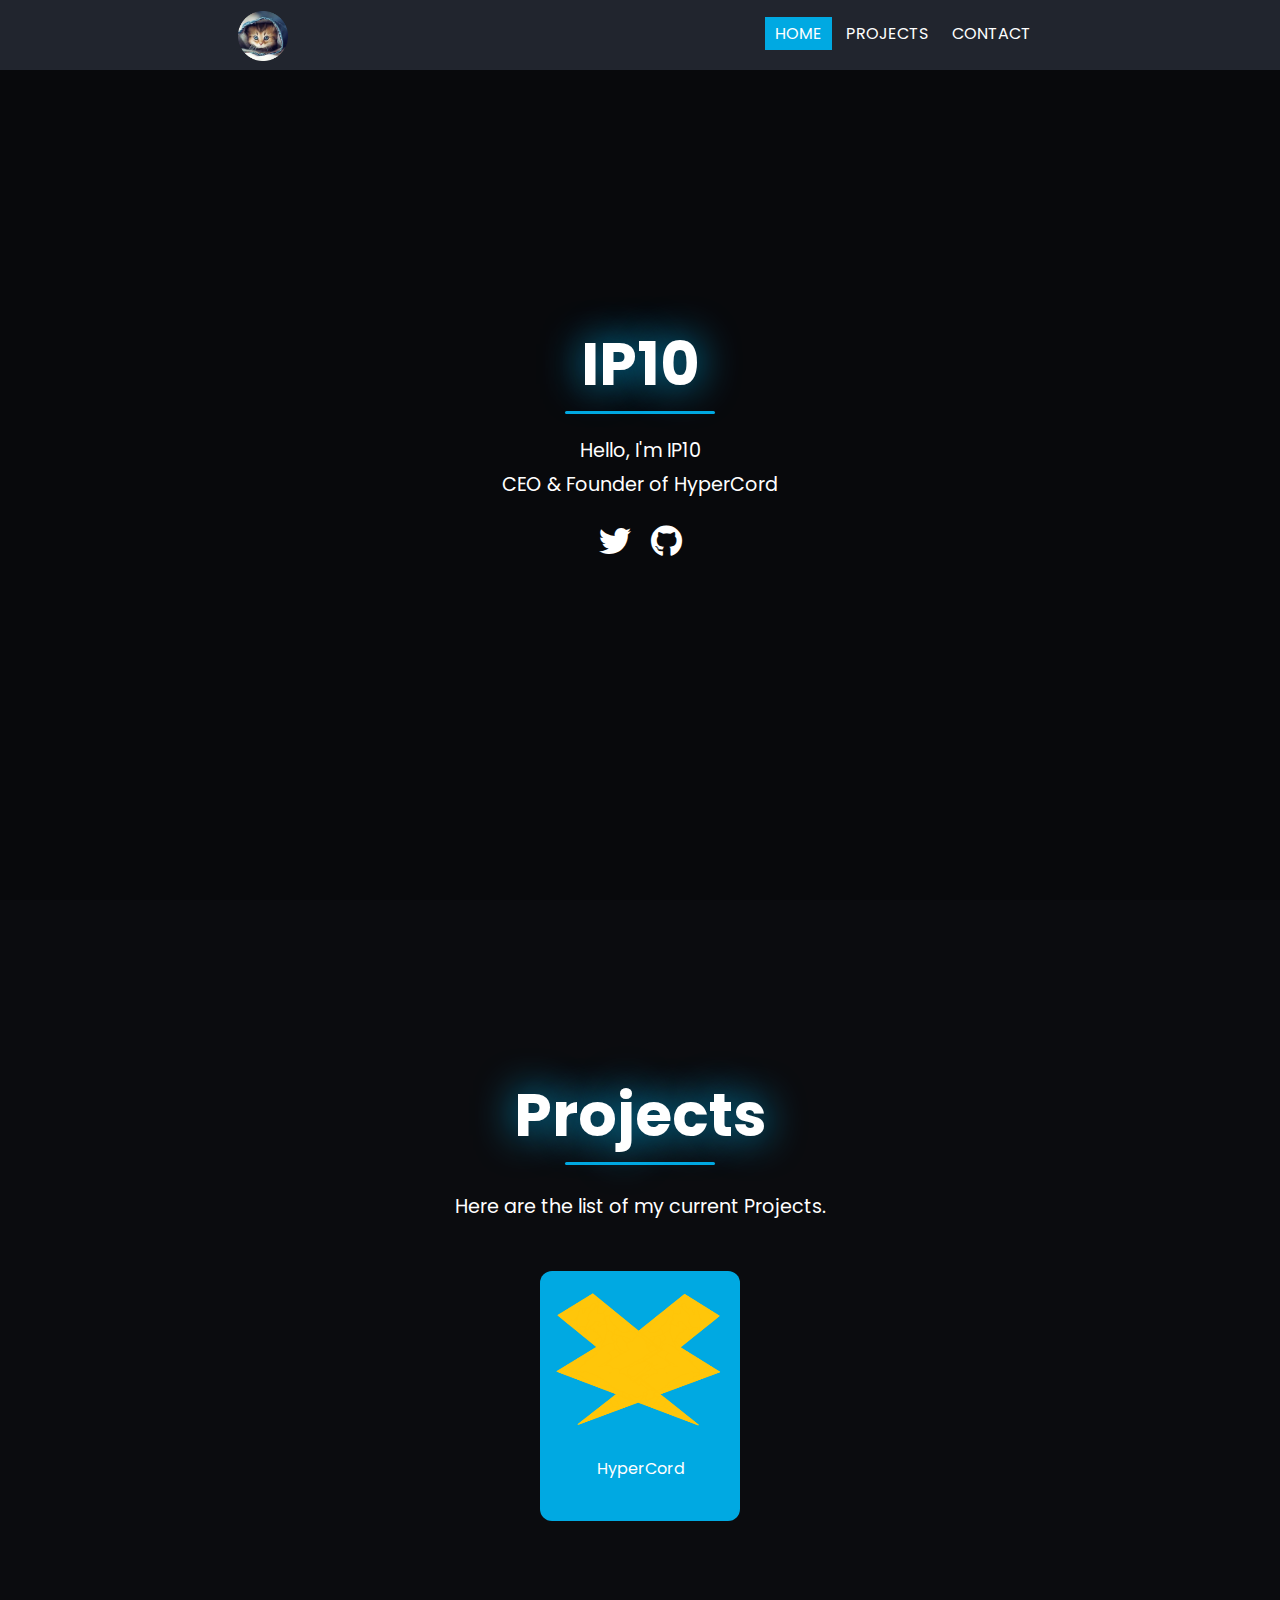
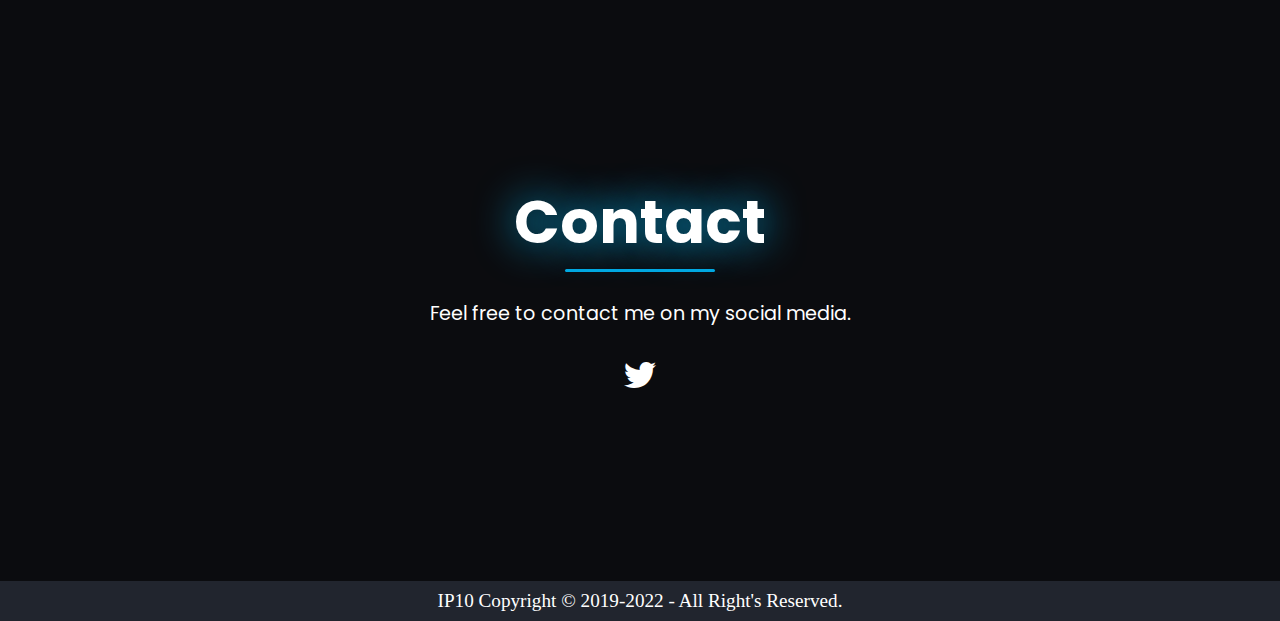
<file: index.html>
<!DOCTYPE html>
<html>
  <head>
      <meta charset="utf-8">
      <meta name="viewport" content="width=device-width">
      <title>IP10</title>
      <link href="style.css" rel="stylesheet" type="text/css" />
      <link rel="stylesheet" href="https://use.fontawesome.com/releases/v5.13.0/css/all.css">
      <link rel="icon" href="Images/logo.png">
      <script src="https://ajax.googleapis.com/ajax/libs/jquery/3.5.1/jquery.min.js"></script>
      <script src="script.js"></script>
  </head>
    <body>
	  
        <div class="container">
	  
		<!--────────────────Header───────────────-->
	<header>
		<a class="logo" href="#home">
              <img src="Images/logo.png" alt="IP10"/>
		</a>
		<nav>	
		 <ul class="nav-bar"><div class="bg"></div>
			<li><a class="nav-link active" href="#home">Home</a></li>
			<li><a class="nav-link" href="#projects">Projects</a></li>
			<li><a class="nav-link" href="#contact">Contact</a></li>
		 </ul>
			
			<div class="hamburger">
				<div class="line1"></div>
            <div class="line2"></div>
				<div class="line3"></div>
			</div>
		</nav>
	</header>
	<main>
		<!--─────────────────Home────────────────-->
	  <div id="home">
		 <div class="filter"></div>
		 <section class="intro">
		  <h3>IP10<hr></h3>
		  <p>Hello, I'm IP10</p>
          <p>CEO & Founder of HyperCord</p>
			  
		  <!--────social media links─────-->
			 
		  <div class="social-media">
			  <a href="https://twitter.com/IP10s" target="_blank"><i class='fab fa-twitter'></i></a>
			  <a href="https://github.com/IP10s" target="_blank"><i class='fab fa-github'></i></a>
		    </div>
			 
		 </section> 
	  </div>  
		
	  <!--───────────────Projects───────────────-->
	  <div id="projects"> 
		 <h3>Projects<hr></h3>
		  <p>Here are the list of my current Projects.</p>
		  <div class="work-box">
		  <div class="work">
		<!--───────────────card───────────────-->
			<div class="card">
			    <img class="work-img" src="Images\hypercord.png">
          <a href="https://hypercord.github.io" target="_blank">
				<div class="work-content"><head>HyperCord</head></div>
            </div></a>
		  </div>
		 
	  <div id="contact">
		  <!--────social media links─────-->
		   <h3>Contact<hr></h3>
		   <p>Feel free to contact me on my social media.</p>
		    <div class="social-media">
			  <a href="https://twitter.com/IP10s" target="_blank"><i class='fab fa-twitter'></i></a>
		    </div>
		  </div>
	</main>
	  <footer class="copyright">IP10 Copyright © 2019-2022 - All Right's Reserved.
     </footer>
	  
  </div>
  </body>
</html>
</file>
<file: style.css>
@import url('https://fonts.googleapis.com/css2?family=Poppins:wght@300&display=swap');

:root{
	--main-background: #0b0c0f;
	--main-fonts-color: #fff;
	--main-decor-color:#00a9e2;
    --main-header-background:#21252e;
	--main-font-family: 'Poppins', sans-serif;
}

*{
	margin: 0;
	padding: 0;
	scroll-behavior: smooth;
}

main{
	padding: 0;
	width: 100%;
	height: 100%;
	background: var(--main-background);
}

/*────────────────── 
       header
──────────────────*/

header{
	margin: 0 auto;
	width: 100%;
	height: 70px;
	display: flex;
    align-items: center; 
	justify-content: space-around; 
    background: transparent;
	position: fixed;
	top: 0;
	transition: 0.3s;
	z-index: 5;
}
.nav-show{
	opacity: 0;
}

header:hover{
	opacity: 1;
	background: var(--main-header-background);
}

.logo img{
	padding-top: 5px;
	height: 50px;
	cursor: pointer;
}

.nav-bar{
	list-style:none;
	position: relative;
	display: inline-flex;
}

a.nav-link{
	margin: 2px;
	padding: 5px 10px;
	text-decoration: none;
	color: var(--main-fonts-color);
	font-family: var(--main-font-family);
	cursor: pointer;
	text-transform: uppercase;
}

.active{
	background: var(--main-decor-color);
}

.nav-link:hover {
	color: #000000;
    background: var(--main-decor-color);
}

/*──────────────────
       home
──────────────────*/

#home{ 	
	margin: auto;
	height: 100vh;
	color: var(--main-fonts-color);
	display: flex;
	flex-direction: column;
	align-items: center;
	justify-content: space-evenly;
}

#home .filter{
	background: url('Images/bg.png') no-repeat;
	background-size: cover;
	background-position:center;
    position: absolute;
    top: 0px;
    bottom: 0;
    left: 0;
    right: 0;
	opacity:.20;
}  

.intro {
	text-align:center;
    color: var(--main-fonts-color);
	z-index: 1;
	margin: auto;
	padding: 20px;
}

.intro  p{
    margin: 5px;
	font-size:1.2rem;
	font-family: var(--main-font-family);
	text-align:center;
}

 h3{
	padding-bottom: 15px;
    letter-spacing: normal;
    font-family: var(--main-font-family);
	font-style: normal;
	font-size: 60px;
	color: var(--main-fonts-color);
	text-shadow: 0px 0px 40px var(--main-decor-color);
}


/*──────────────────
    social media
──────────────────*/

.social-media{
	padding: 10px;
	display: flex;
	position: center;
    align-items: space-around;
	justify-content:center;
}

.social-media a {
    margin: 10px;
    font-size: 2rem;
    text-align:center;
    display: inline-block;
	color: var(--main-fonts-color);
}

.social-media a i{
	cursor: pointer;
}

.social-media  a:hover {
	color: var(--main-decor-color);
	text-shadow: 0 0 50px var(--main-decor-color);
}

/*──────────────────
      projects
──────────────────*/

#projects{
	margin-top:100px;
    height: 100%;
	display: flex;
	flex-direction: column;
	align-items: center;
    justify-content: center;
	text-align:center;
	color: var(--main-fonts-color);
}
#projects h3{
    padding-top: 70px;
}
#projects p{
	font-family: var(--main-font-family);
	font-size:1.2rem;
	padding: 10px;
}

.work{
	display: flex; 
	flex: 1;
    flex-wrap: wrap;
    justify-content:center;
	align-items: center;
	padding: 20px;
}

.card{
	display: flex;
	flex-direction: column;
	margin: 20px;
	width: 200px;
	height:250px;
	border-radius:12px;
    background:var(--main-decor-color);
}

.card img{
	width: 100%;
	height:70%;
	border-radius:10px 10px 0px 0px;
}

.card .work-content{
	text-align: center;
	padding: 10px 5px;
	font-size: 1rem;
	color: var(--main-fonts-color);
	font-family: var(--main-font-family);
	cursor: pointer;
}

.card a{
	text-decoration: none;
}

.card .work-content:hover{
    color:#202020;
}

.card:hover{
	box-shadow: 0 0 1.5rem gray;
}

/*──────────────────
      Contact
──────────────────*/

#contact{
	margin: auto;
	padding-bottom: 20px;
	height: 600px;
	display: flex;
	flex-direction: column;
	align-items: center;
	justify-content: center;
	color: var(--main-fonts-color);
}
	
#contact p{
	padding:10px;
	text-align:center;
	font-size:1.2rem;
	font-family: var(--main-font-family);
}

/*────────────────── 
       footer
──────────────────*/

footer {
	width: 100%;
	height: 100%;
    background-color: var(--main-header-background);
}

.copyright {
	color: #fff;
	font-size: 1.2rem;
	line-height: 40px;
	text-align: center;
}

.copyright a{
	color: #fff;
	font-size: 1rem;
	letter-spacing: 1px;
    text-decoration: none;
}

.copyright a:hover{
	color: var(--main-decor-color);
}

/*──── hr ─────*/

hr {
    background: var(--main-decor-color);
	margin: 2px;
	height: 3px;
	width: 150px;
    border-radius:5px;
	border: hidden;
	margin-inline-start: auto;
    margin-inline-end: auto;
}

/*────────────────── 
     Scrollbar
──────────────────*/
::-webkit-Scrollbar{
    width: 5px; 
	background: rgba(5,5,5,1);
}
::-webkit-Scrollbar-thumb{
	border-radius: 10px;
	background: var(--main-decor-color);
	box-shadow: inset 0 0 20px var(--main-decor-color);
}
::-webkit-Scrollbar-track{
	margin-top: 80px;
	border-radius: 10px;
}

/*────────────────── 
     hamburger
──────────────────*/
.hamburger {
	display: none;
}

.hamburger div{
	width: 30px;
	height: 3px;
	background: #dbdbdb;
	margin: 5px;
	transition:all 0.3s ease;
}

.toggle .line1{
	transform: rotate(-45deg) translate(-5px,6px);
}

.toggle .line2{
	opacity: 0;
}

.toggle .line3{
	transform: rotate(45deg) translate(-5px,-6px);
}

@keyframes navLinkFade{
	from{
		opacity:0;
		transform: translatex(50px);
	}
	to{
		opacity: 1;
		transform:translatex(0px);
	}
}

/*────────────────── 
    media queries
──────────────────*/

@media only screen and (max-width: 1484px) and (min-width: 1214px) {
	.work{
        padding:20px 20%;
    }
}
@media only screen and (max-width: 1214px) and (min-width: 1000px) {
	.work{
        padding:20px 12%;
    }
}


@media only screen and (max-width: 500px) {

	#home, #projects, #contact{
        overflow-x: hidden;
	}
	header{
		background-color: var(--main-header-background);
	}
	.logo{
		position:absolute;
		top: 2px;
		left: 30px;
	}
	.nav-show{
		opacity: 1;
	}	 
	.nav-bar{
		position:fixed;
		top: 0px;
		right:0;
		width:60%;
		height: 100vh;
		display:flex;
		flex-direction: column;
		align-items: center;
		justify-content:space-evenly;
		background:var(--main-header-background);
		transform:translatex(100%);
		transition: transform 0.5s ease-in;
		z-index: -1;
	}
	.hamburger{
		position:absolute;
		top: 17px;
		right: 25%;
		display: block;
		cursor:pointer;
		z-index: 5;
	}	
	.nav-bar li{
		opacity:0;
	}
}

.nav-active{
	transform:translatex(0%);
}
</file>
